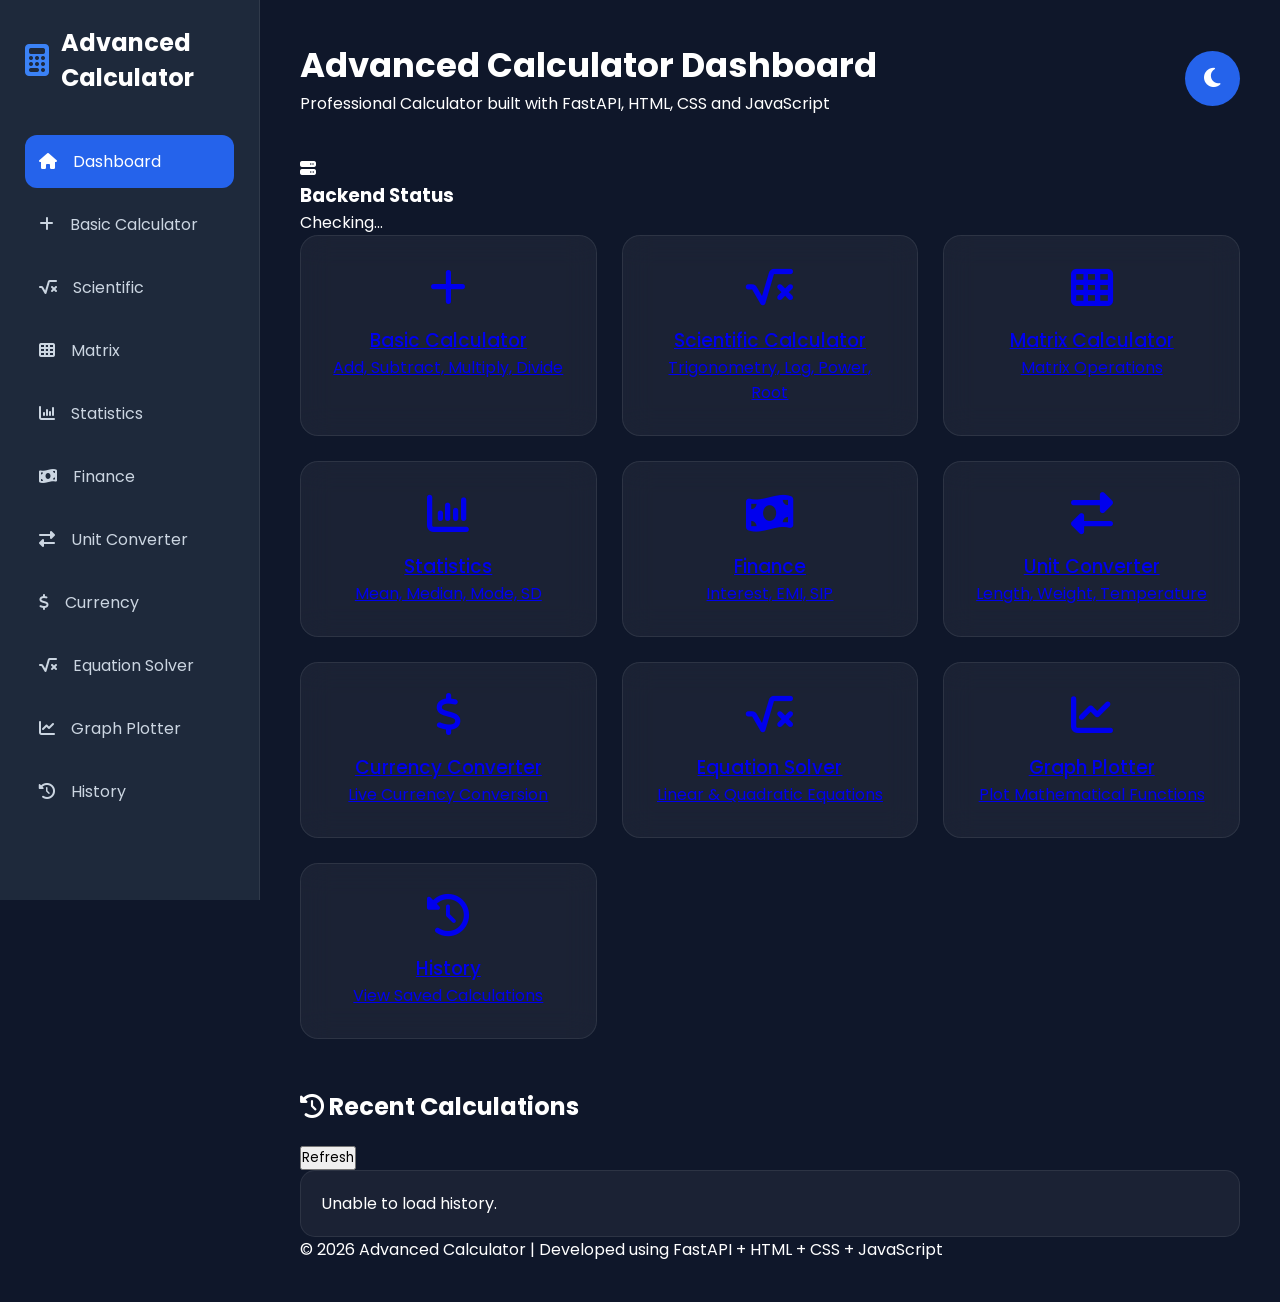
<file: frontend/index.html>
<!DOCTYPE html>
<html lang="en">

<head>

    <meta charset="UTF-8">

    <meta name="viewport"
          content="width=device-width, initial-scale=1.0">

    <title>Advanced Calculator</title>

    <link rel="stylesheet" href="style.css">

    <link rel="preconnect" href="https://fonts.googleapis.com">

    <link rel="preconnect" href="https://fonts.gstatic.com" crossorigin>

    <link href="https://fonts.googleapis.com/css2?family=Poppins:wght@300;400;500;600;700&display=swap" rel="stylesheet">

    <link rel="stylesheet"
          href="https://cdnjs.cloudflare.com/ajax/libs/font-awesome/6.7.2/css/all.min.css">

</head>

<body>

<div class="container">

    <!-- Sidebar -->

    <aside class="sidebar">

        <div class="logo">

            <i class="fa-solid fa-calculator"></i>

            <h2>Advanced Calculator</h2>

        </div>

        <nav>

            <a href="index.html" class="active">

                <i class="fa-solid fa-house"></i>

                Dashboard

            </a>

            <a href="pages/basic.html">

                <i class="fa-solid fa-plus"></i>

                Basic Calculator

            </a>

            <a href="pages/scientific.html">

                <i class="fa-solid fa-square-root-variable"></i>

                Scientific

            </a>

            <a href="pages/matrix.html">

                <i class="fa-solid fa-table-cells"></i>

                Matrix

            </a>

            <a href="pages/statistics.html">

                <i class="fa-solid fa-chart-column"></i>

                Statistics

            </a>

            <a href="pages/finance.html">

                <i class="fa-solid fa-money-bill-wave"></i>

                Finance

            </a>

            <a href="pages/converter.html">

                <i class="fa-solid fa-right-left"></i>

                Unit Converter

            </a>

            <a href="pages/currency.html">

                <i class="fa-solid fa-dollar-sign"></i>

                Currency

            </a>

            <a href="pages/equation.html">

                <i class="fa-solid fa-square-root-alt"></i>

                Equation Solver

            </a>

            <a href="pages/graph.html">

                <i class="fa-solid fa-chart-line"></i>

                Graph Plotter

            </a>

            <a href="pages/history.html">

                <i class="fa-solid fa-clock-rotate-left"></i>

                History

            </a>

        </nav>

    </aside>

    <!-- Main Content -->

    <main class="main">

        <!-- Header -->

        <header>

            <div>

                <h1>Advanced Calculator Dashboard</h1>

                <p>Professional Calculator built with FastAPI, HTML, CSS and JavaScript</p>

            </div>

            <div class="header-right">

                <button id="themeButton">

                    <i class="fa-solid fa-moon"></i>

                </button>

            </div>

        </header>

        <!-- API Status -->

        <section class="status">

            <div class="status-card">

                <i class="fa-solid fa-server"></i>

                <div>

                    <h3>Backend Status</h3>

                    <p id="apiStatus">

                        Checking...

                    </p>

                </div>

            </div>

        </section>

        <!-- Dashboard Cards -->

        <section class="cards">

            <a href="pages/basic.html" class="card">

                <i class="fa-solid fa-plus"></i>

                <h3>Basic Calculator</h3>

                <p>Add, Subtract, Multiply, Divide</p>

            </a>

            <a href="pages/scientific.html" class="card">

                <i class="fa-solid fa-square-root-variable"></i>

                <h3>Scientific Calculator</h3>

                <p>Trigonometry, Log, Power, Root</p>

            </a>

            <a href="pages/matrix.html" class="card">

                <i class="fa-solid fa-table-cells"></i>

                <h3>Matrix Calculator</h3>

                <p>Matrix Operations</p>

            </a>

            <a href="pages/statistics.html" class="card">

                <i class="fa-solid fa-chart-column"></i>

                <h3>Statistics</h3>

                <p>Mean, Median, Mode, SD</p>

            </a>

            <a href="pages/finance.html" class="card">

                <i class="fa-solid fa-money-bill-wave"></i>

                <h3>Finance</h3>

                <p>Interest, EMI, SIP</p>

            </a>

            <a href="pages/converter.html" class="card">

                <i class="fa-solid fa-right-left"></i>

                <h3>Unit Converter</h3>

                <p>Length, Weight, Temperature</p>

            </a>

            <a href="pages/currency.html" class="card">

                <i class="fa-solid fa-dollar-sign"></i>

                <h3>Currency Converter</h3>

                <p>Live Currency Conversion</p>

            </a>

            <a href="pages/equation.html" class="card">

                <i class="fa-solid fa-square-root-alt"></i>

                <h3>Equation Solver</h3>

                <p>Linear & Quadratic Equations</p>

            </a>

            <a href="pages/graph.html" class="card">

                <i class="fa-solid fa-chart-line"></i>

                <h3>Graph Plotter</h3>

                <p>Plot Mathematical Functions</p>

            </a>

            <a href="pages/history.html" class="card">

                <i class="fa-solid fa-clock-rotate-left"></i>

                <h3>History</h3>

                <p>View Saved Calculations</p>

            </a>

        </section>

        <!-- Recent History -->

        <section class="history">

            <div class="history-header">

                <h2>

                    <i class="fa-solid fa-clock-rotate-left"></i>

                    Recent Calculations

                </h2>

                <button onclick="loadHistory()">

                    Refresh

                </button>

            </div>

            <div id="historyContainer">

                Loading...

            </div>

        </section>

        <!-- Footer -->

        <footer>

            <p>

                © 2026 Advanced Calculator |
                Developed using FastAPI + HTML + CSS + JavaScript

            </p>

        </footer>

    </main>

</div>

<script src="script.js"></script>

</body>

</html>
</file>
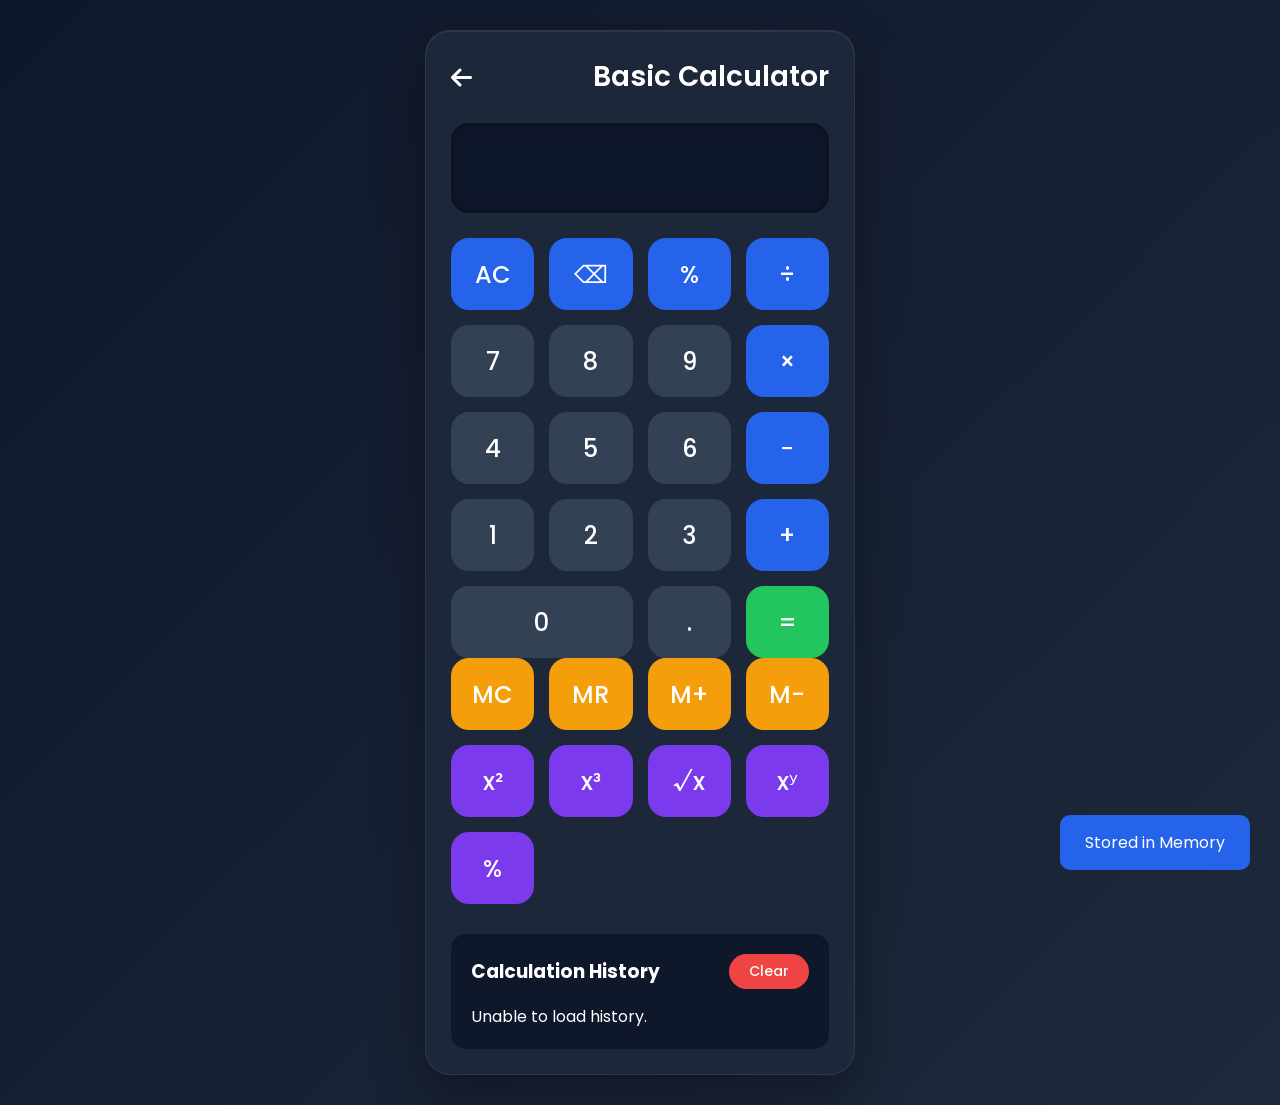
<file: frontend/pages/basic.html>
<!DOCTYPE html>
<html lang="en">

<head>

    <meta charset="UTF-8">

    <meta name="viewport"
          content="width=device-width, initial-scale=1.0">

    <title>Basic Calculator</title>

    <link rel="stylesheet" href="../css/calculator.css">

    <link rel="preconnect" href="https://fonts.googleapis.com">

    <link rel="preconnect" href="https://fonts.gstatic.com" crossorigin>

    <link href="https://fonts.googleapis.com/css2?family=Poppins:wght@300;400;600&display=swap" rel="stylesheet">

    <link rel="stylesheet"
          href="https://cdnjs.cloudflare.com/ajax/libs/font-awesome/6.7.2/css/all.min.css">

</head>

<body>
    <div id="toast"></div>
<div class="calculator-container">

    <div class="calculator">

        <div class="title">

            <a href="../index.html">

                <i class="fa-solid fa-arrow-left"></i>

            </a>

            <h2>Basic Calculator</h2>

        </div>

        <div class="display">

            <input
                type="text"
                id="display"
                readonly>

        </div>

        <div class="buttons">

            <button onclick="clearDisplay()" class="operator">AC</button>

            <button onclick="deleteLast()" class="operator">⌫</button>

            <button onclick="append('%')" class="operator">%</button>

            <button onclick="append('/')" class="operator">÷</button>

            <button onclick="append('7')">7</button>

            <button onclick="append('8')">8</button>

            <button onclick="append('9')">9</button>

            <button onclick="append('*')" class="operator">×</button>

            <button onclick="append('4')">4</button>

            <button onclick="append('5')">5</button>

            <button onclick="append('6')">6</button>

            <button onclick="append('-')" class="operator">−</button>

            <button onclick="append('1')">1</button>

            <button onclick="append('2')">2</button>

            <button onclick="append('3')">3</button>

            <button onclick="append('+')" class="operator">+</button>

            <button onclick="append('0')" class="zero">0</button>

            <button onclick="append('.')">.</button>

            <button onclick="calculate()" class="equal">=</button>

        </div>
<div class="buttons">

    <button class="memory" onclick="memoryClear()">MC</button>

    <button class="memory" onclick="memoryRecall()">MR</button>

    <button class="memory" onclick="memoryAdd()">M+</button>

    <button class="memory" onclick="memorySubtract()">M-</button>

    <button class="scientific" onclick="square()">x²</button>

    <button class="scientific" onclick="cube()">x³</button>

    <button class="scientific" onclick="sqrt()">√x</button>

    <button class="scientific" onclick="power()">xʸ</button>

    <button class="scientific" onclick="percentage()">%</button>

</div>
<div class="history-panel">

    <div class="history-header">

        <h3>Calculation History</h3>

        <button onclick="clearHistory()">
            Clear
        </button>

    </div>

    <div id="historyList">

        <p>No calculations yet.</p>

    </div>

</div>
    </div>

</div>

<script src="../js/basic.js"></script>

</body>

</html>
</file>
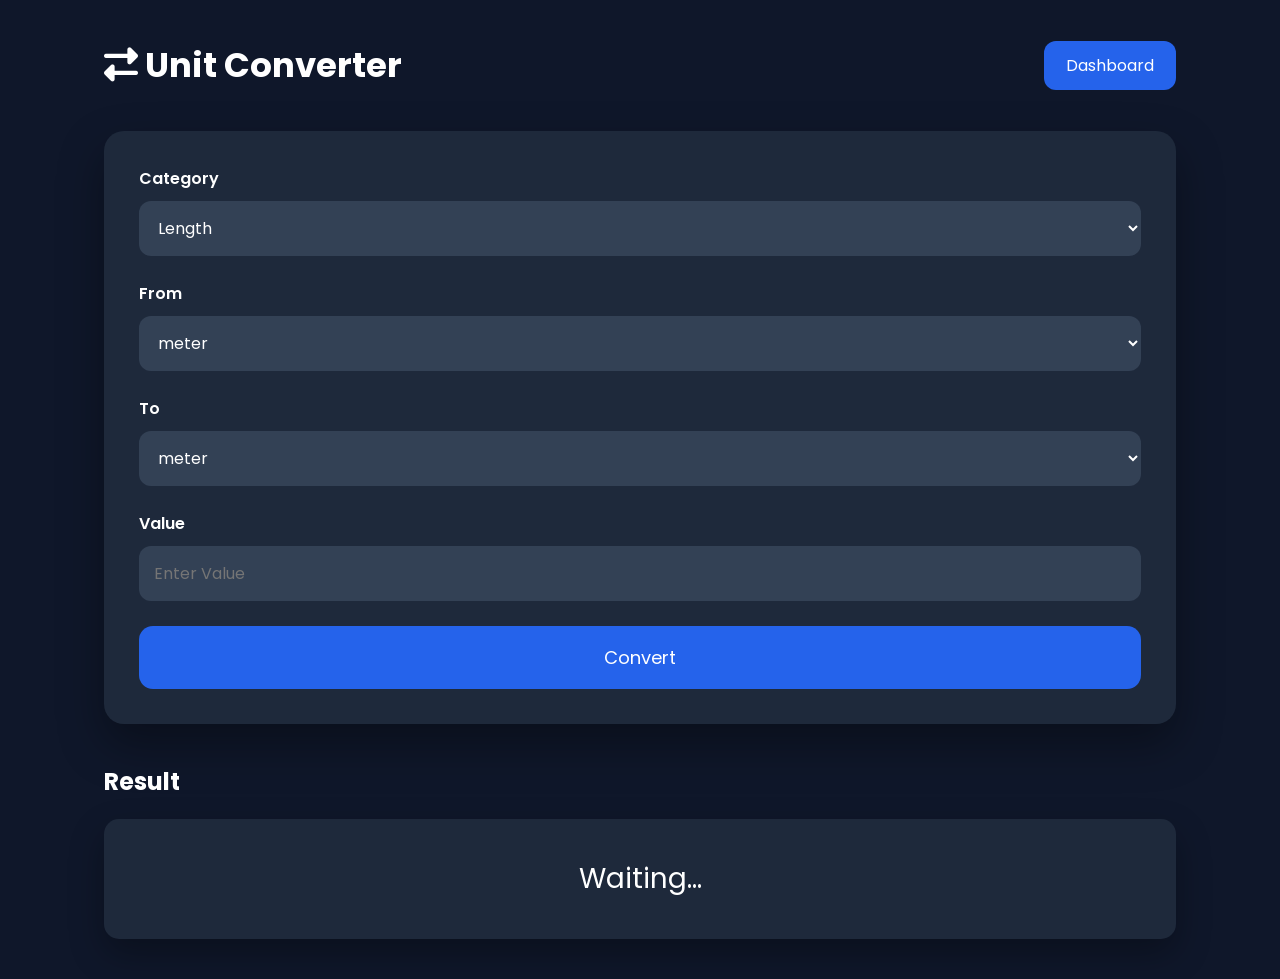
<file: frontend/pages/converter.html>
<!DOCTYPE html>
<html lang="en">

<head>

<meta charset="UTF-8">

<meta name="viewport"
content="width=device-width, initial-scale=1.0">

<title>Unit Converter</title>

<link rel="stylesheet"
href="../css/converter.css">

<link rel="stylesheet"
href="https://cdnjs.cloudflare.com/ajax/libs/font-awesome/6.7.2/css/all.min.css">

<link href="https://fonts.googleapis.com/css2?family=Poppins:wght@300;400;500;600&display=swap"
rel="stylesheet">

</head>

<body>

<div class="container">

<header>

<h1>

<i class="fa-solid fa-right-left"></i>

Unit Converter

</h1>

<a href="../index.html">

Dashboard

</a>

</header>

<div class="card">

<div class="group">

<label>Category</label>

<select id="category">

<option value="length">Length</option>

<option value="weight">Weight</option>

<option value="temperature">Temperature</option>

<option value="area">Area</option>

<option value="volume">Volume</option>

<option value="time">Time</option>

<option value="speed">Speed</option>

<option value="energy">Energy</option>

<option value="storage">Data Storage</option>

</select>

</div>

<div class="group">

<label>From</label>

<select id="fromUnit">

</select>

</div>

<div class="group">

<label>To</label>

<select id="toUnit">

</select>

</div>

<div class="group">

<label>Value</label>

<input
type="number"
id="value"
placeholder="Enter Value">

</div>

<button onclick="convertUnit()">

Convert

</button>

</div>

<div class="result">

<h2>

Result

</h2>

<div id="resultBox">

Waiting...

</div>

</div>

</div>

<script src="../js/converter.js"></script>

</body>

</html>
</file>
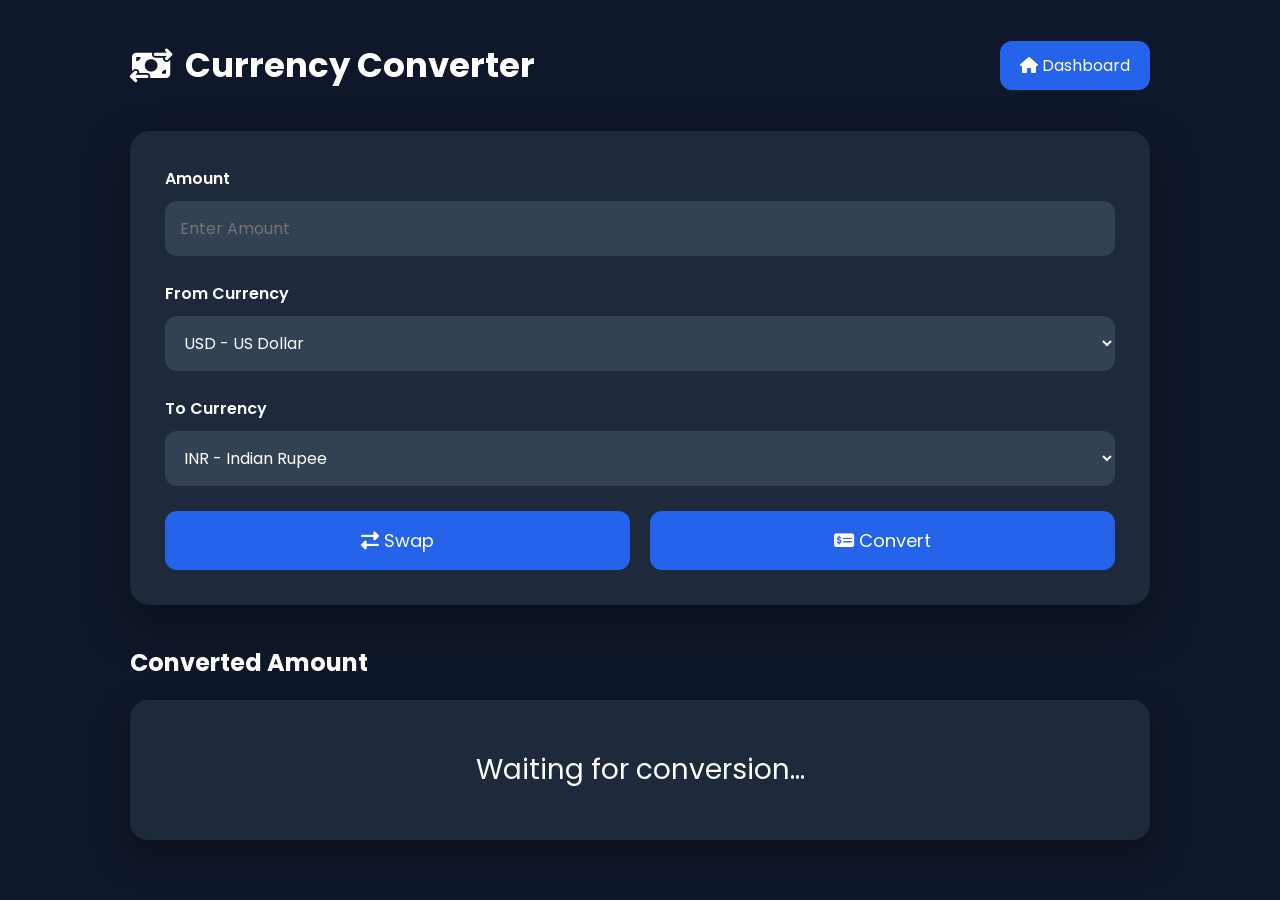
<file: frontend/pages/currency.html>
<!DOCTYPE html>
<html lang="en">

<head>

<meta charset="UTF-8">

<meta name="viewport" content="width=device-width, initial-scale=1.0">

<title>Currency Converter</title>

<link rel="stylesheet" href="../css/currency.css">

<link rel="stylesheet"
href="https://cdnjs.cloudflare.com/ajax/libs/font-awesome/6.7.2/css/all.min.css">

<link href="https://fonts.googleapis.com/css2?family=Poppins:wght@300;400;500;600&display=swap"
rel="stylesheet">

</head>

<body>

<div class="container">

<header>

<h1>

<i class="fa-solid fa-money-bill-transfer"></i>

Currency Converter

</h1>

<a href="../index.html">

<i class="fa-solid fa-house"></i>

Dashboard

</a>

</header>

<div class="card">

<div class="group">

<label>Amount</label>

<input
type="number"
id="amount"
placeholder="Enter Amount">

</div>

<div class="group">

<label>From Currency</label>

<select id="fromCurrency">

<option value="USD">USD - US Dollar</option>
<option value="EUR">EUR - Euro</option>
<option value="GBP">GBP - British Pound</option>
<option value="INR">INR - Indian Rupee</option>
<option value="JPY">JPY - Japanese Yen</option>
<option value="AUD">AUD - Australian Dollar</option>
<option value="CAD">CAD - Canadian Dollar</option>
<option value="SGD">SGD - Singapore Dollar</option>

</select>

</div>

<div class="group">

<label>To Currency</label>

<select id="toCurrency">

<option value="INR">INR - Indian Rupee</option>
<option value="USD">USD - US Dollar</option>
<option value="EUR">EUR - Euro</option>
<option value="GBP">GBP - British Pound</option>
<option value="JPY">JPY - Japanese Yen</option>
<option value="AUD">AUD - Australian Dollar</option>
<option value="CAD">CAD - Canadian Dollar</option>
<option value="SGD">SGD - Singapore Dollar</option>

</select>

</div>

<div class="buttons">

<button onclick="swapCurrencies()">

<i class="fa-solid fa-right-left"></i>

Swap

</button>

<button onclick="convertCurrency()">

<i class="fa-solid fa-money-check-dollar"></i>

Convert

</button>

</div>

</div>

<div class="result">

<h2>

Converted Amount

</h2>

<div id="resultBox">

Waiting for conversion...

</div>

</div>

</div>

<script src="../js/currency.js"></script>

</body>

</html>
</file>
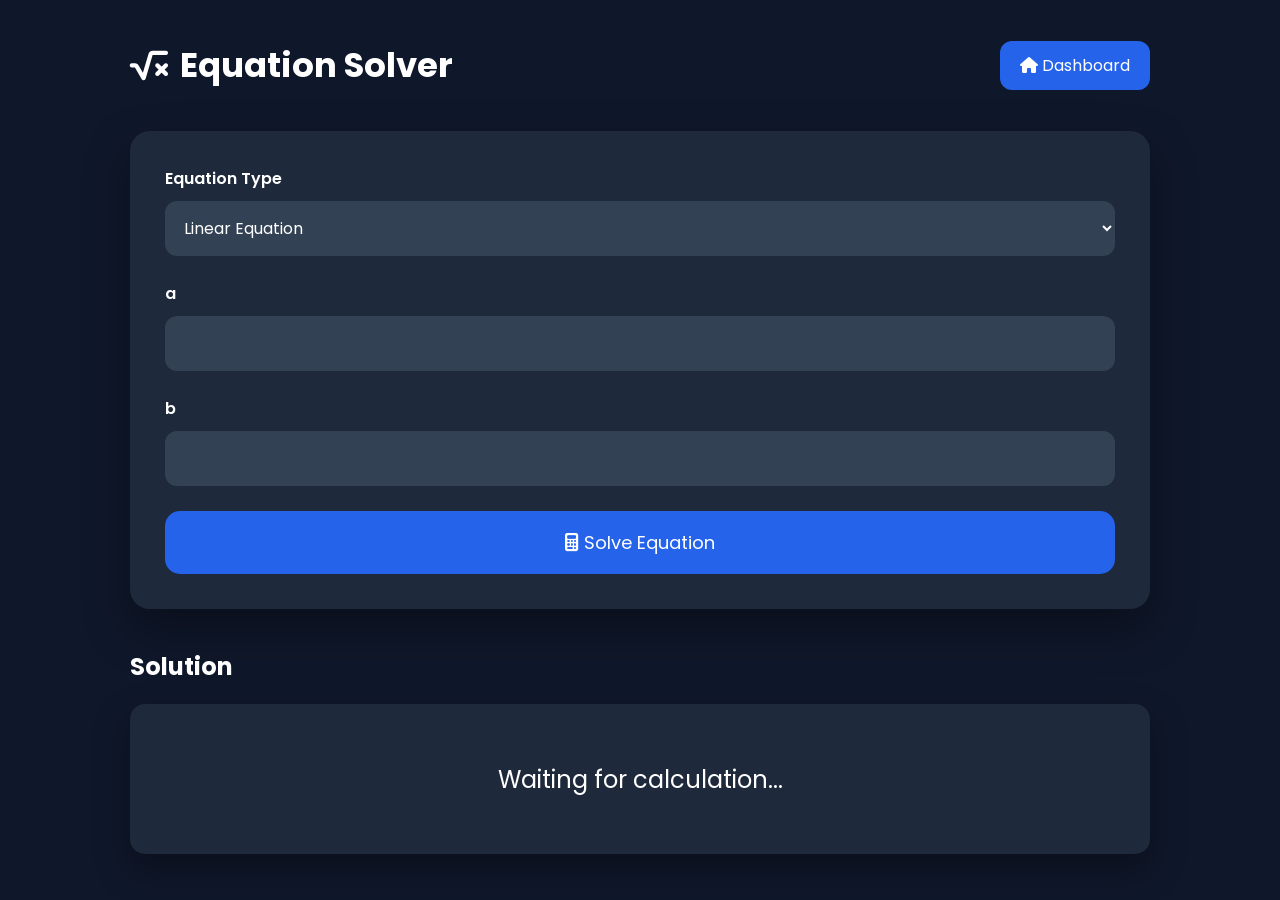
<file: frontend/pages/equation.html>
<!DOCTYPE html>
<html lang="en">

<head>

<meta charset="UTF-8">

<meta name="viewport" content="width=device-width, initial-scale=1.0">

<title>Equation Solver</title>

<link rel="stylesheet" href="../css/equation.css">

<link rel="preconnect" href="https://fonts.googleapis.com">

<link rel="preconnect" href="https://fonts.gstatic.com" crossorigin>

<link href="https://fonts.googleapis.com/css2?family=Poppins:wght@300;400;500;600;700&display=swap" rel="stylesheet">

<link rel="stylesheet"
href="https://cdnjs.cloudflare.com/ajax/libs/font-awesome/6.7.2/css/all.min.css">

</head>

<body>

<div class="container">

<header>

<h1>

<i class="fa-solid fa-square-root-variable"></i>

Equation Solver

</h1>

<a href="../index.html">

<i class="fa-solid fa-house"></i>

Dashboard

</a>

</header>

<div class="card">

<div class="group">

<label>Equation Type</label>

<select id="equationType">

<option value="linear">Linear Equation</option>

<option value="quadratic">Quadratic Equation</option>

<option value="polynomial">Polynomial Equation</option>

<option value="simultaneous">Simultaneous Equation</option>

</select>

</div>

<div id="dynamicInputs">

<div class="group">

<label>a</label>

<input
type="number"
id="a"
placeholder="Coefficient a">

</div>

<div class="group">

<label>b</label>

<input
type="number"
id="b"
placeholder="Coefficient b">

</div>

<div class="group">

<label>c</label>

<input
type="number"
id="c"
placeholder="Coefficient c">

</div>

</div>

<button onclick="solveEquation()">

<i class="fa-solid fa-calculator"></i>

Solve Equation

</button>

</div>

<div class="result">

<h2>

Solution

</h2>

<div id="resultBox">

Waiting for calculation...

</div>

</div>

</div>

<script src="../js/equation.js"></script>

</body>

</html>
</file>
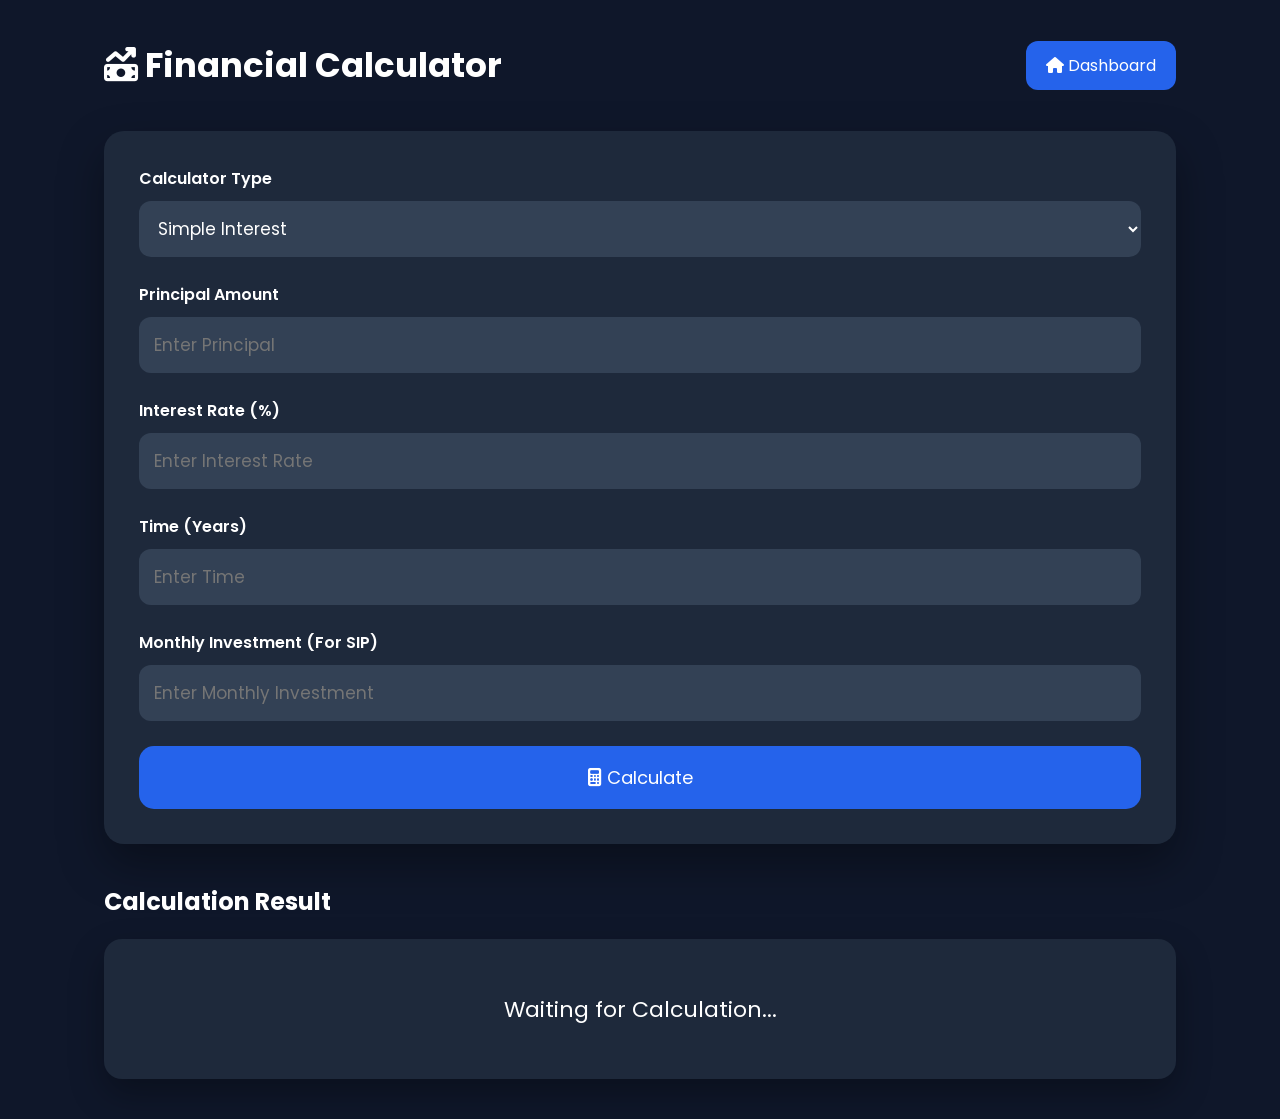
<file: frontend/pages/finance.html>
<!DOCTYPE html>
<html lang="en">

<head>

<meta charset="UTF-8">

<meta name="viewport"
content="width=device-width, initial-scale=1.0">

<title>Financial Calculator</title>

<link rel="stylesheet"
href="../css/finance.css">

<link rel="stylesheet"
href="https://cdnjs.cloudflare.com/ajax/libs/font-awesome/6.7.2/css/all.min.css">

<link href="https://fonts.googleapis.com/css2?family=Poppins:wght@300;400;500;600&display=swap"
rel="stylesheet">

</head>

<body>

<div class="container">

<header>

<h1>

<i class="fa-solid fa-money-bill-trend-up"></i>

Financial Calculator

</h1>

<a href="../index.html">

<i class="fa-solid fa-house"></i>

Dashboard

</a>

</header>

<div class="card">

<div class="input-group">

<label>Calculator Type</label>

<select id="calculatorType">

<option value="simple_interest">Simple Interest</option>

<option value="compound_interest">Compound Interest</option>

<option value="emi">EMI Calculator</option>

<option value="loan">Loan Calculator</option>

<option value="sip">SIP Calculator</option>

<option value="fd">Fixed Deposit</option>

<option value="roi">ROI Calculator</option>

<option value="cagr">CAGR Calculator</option>

</select>

</div>

<div class="input-group">

<label>Principal Amount</label>

<input
type="number"
id="principal"
placeholder="Enter Principal">

</div>

<div class="input-group">

<label>Interest Rate (%)</label>

<input
type="number"
id="rate"
placeholder="Enter Interest Rate">

</div>

<div class="input-group">

<label>Time (Years)</label>

<input
type="number"
id="time"
placeholder="Enter Time">

</div>

<div class="input-group">

<label>Monthly Investment (For SIP)</label>

<input
type="number"
id="monthlyInvestment"
placeholder="Enter Monthly Investment">

</div>

<button onclick="calculateFinance()">

<i class="fa-solid fa-calculator"></i>

Calculate

</button>

</div>

<div class="result">

<h2>

Calculation Result

</h2>

<div id="resultBox">

Waiting for Calculation...

</div>

</div>

</div>

<script src="../js/finance.js"></script>

</body>

</html>
</file>
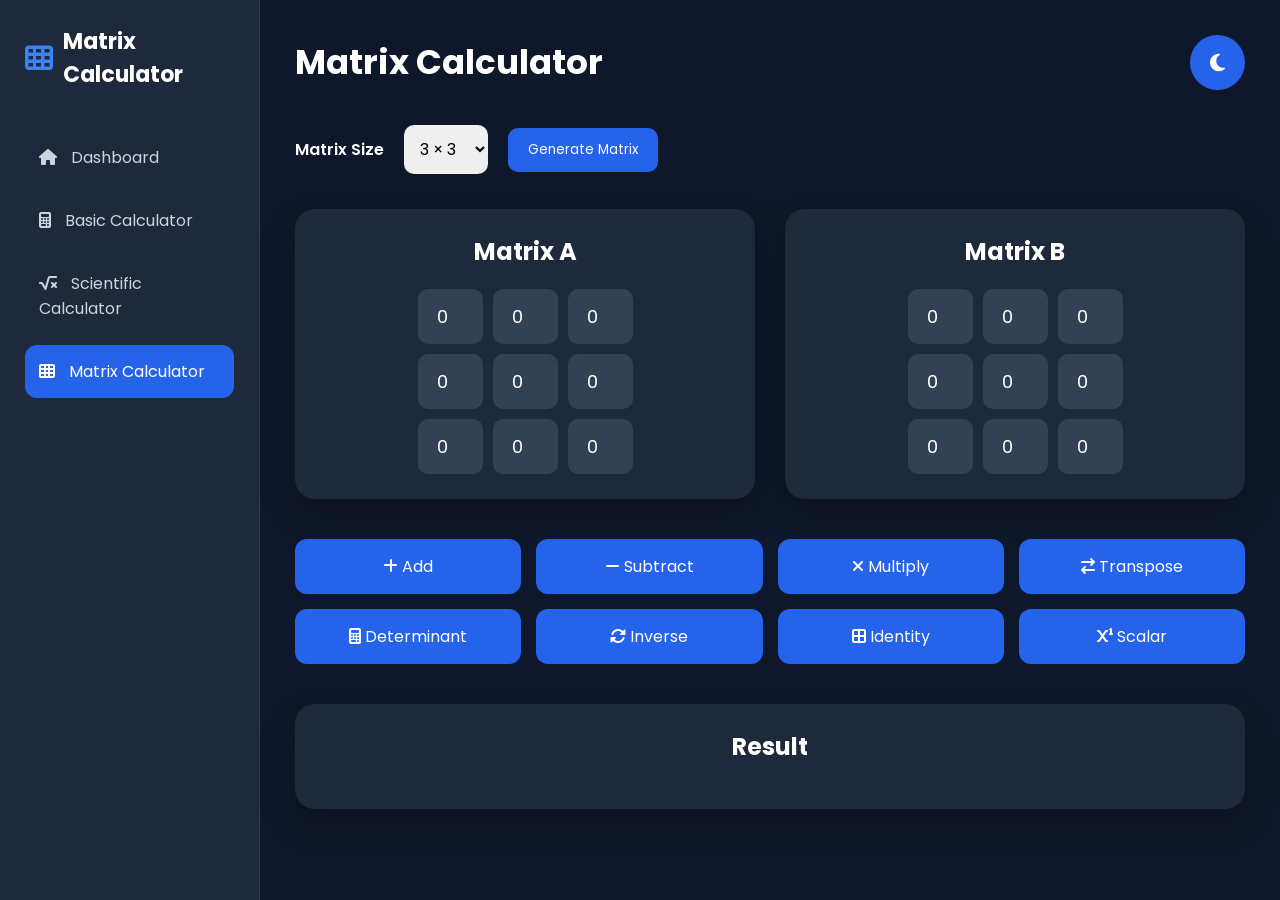
<file: frontend/pages/matrix.html>
<!DOCTYPE html>
<html lang="en">

<head>

    <meta charset="UTF-8">

    <meta name="viewport" content="width=device-width, initial-scale=1.0">

    <title>Matrix Calculator</title>

    <link rel="stylesheet" href="../css/matrix.css">

    <link rel="preconnect" href="https://fonts.googleapis.com">

    <link rel="preconnect" href="https://fonts.gstatic.com" crossorigin>

    <link href="https://fonts.googleapis.com/css2?family=Poppins:wght@300;400;500;600;700&display=swap" rel="stylesheet">

    <link rel="stylesheet"
          href="https://cdnjs.cloudflare.com/ajax/libs/font-awesome/6.7.2/css/all.min.css">

</head>

<body>

<div class="container">

    <!-- Sidebar -->

    <aside class="sidebar">

        <div class="logo">

            <i class="fa-solid fa-table-cells"></i>

            <h2>Matrix Calculator</h2>

        </div>

        <nav>

            <a href="../index.html">

                <i class="fa-solid fa-house"></i>

                Dashboard

            </a>

            <a href="basic.html">

                <i class="fa-solid fa-calculator"></i>

                Basic Calculator

            </a>

            <a href="scientific.html">

                <i class="fa-solid fa-square-root-variable"></i>

                Scientific Calculator

            </a>

            <a href="matrix.html" class="active">

                <i class="fa-solid fa-table-cells"></i>

                Matrix Calculator

            </a>

        </nav>

    </aside>

    <!-- Main -->

    <main class="main">

        <header>

            <h1>Matrix Calculator</h1>

            <button id="themeButton">

                <i class="fa-solid fa-moon"></i>

            </button>

        </header>

        <!-- Controls -->

        <section class="controls">

            <label>Matrix Size</label>

            <select id="matrixSize">

                <option value="2">2 × 2</option>

                <option value="3" selected>3 × 3</option>

                <option value="4">4 × 4</option>

                <option value="5">5 × 5</option>

            </select>

            <button id="generateBtn">

                Generate Matrix

            </button>

        </section>

        <!-- Matrices -->

        <section class="matrix-section">

            <!-- Matrix A -->

            <div class="matrix-card">

                <h2>

                    Matrix A

                </h2>

                <div id="matrixA"
                     class="matrix-grid">

                </div>

            </div>

            <!-- Matrix B -->

            <div class="matrix-card">

                <h2>

                    Matrix B

                </h2>

                <div id="matrixB"
                     class="matrix-grid">

                </div>

            </div>

        </section>

        <!-- Operations -->

        <section class="operations">

            <button onclick="addMatrix()">

                <i class="fa-solid fa-plus"></i>

                Add

            </button>

            <button onclick="subtractMatrix()">

                <i class="fa-solid fa-minus"></i>

                Subtract

            </button>

            <button onclick="multiplyMatrix()">

                <i class="fa-solid fa-xmark"></i>

                Multiply

            </button>

            <button onclick="transposeMatrix()">

                <i class="fa-solid fa-arrow-right-arrow-left"></i>

                Transpose

            </button>

            <button onclick="determinantMatrix()">

                <i class="fa-solid fa-calculator"></i>

                Determinant

            </button>

            <button onclick="inverseMatrix()">

                <i class="fa-solid fa-rotate"></i>

                Inverse

            </button>

            <button onclick="identityMatrix()">

                <i class="fa-solid fa-border-all"></i>

                Identity

            </button>

            <button onclick="scalarMultiply()">

                <i class="fa-solid fa-superscript"></i>

                Scalar

            </button>

        </section>

        <!-- Result -->

        <section class="result-card">

            <h2>

                Result

            </h2>

            <div id="resultMatrix"
                 class="matrix-grid">

            </div>

        </section>

    </main>

</div>

<script src="../js/matrix.js"></script>

</body>

</html>
</file>
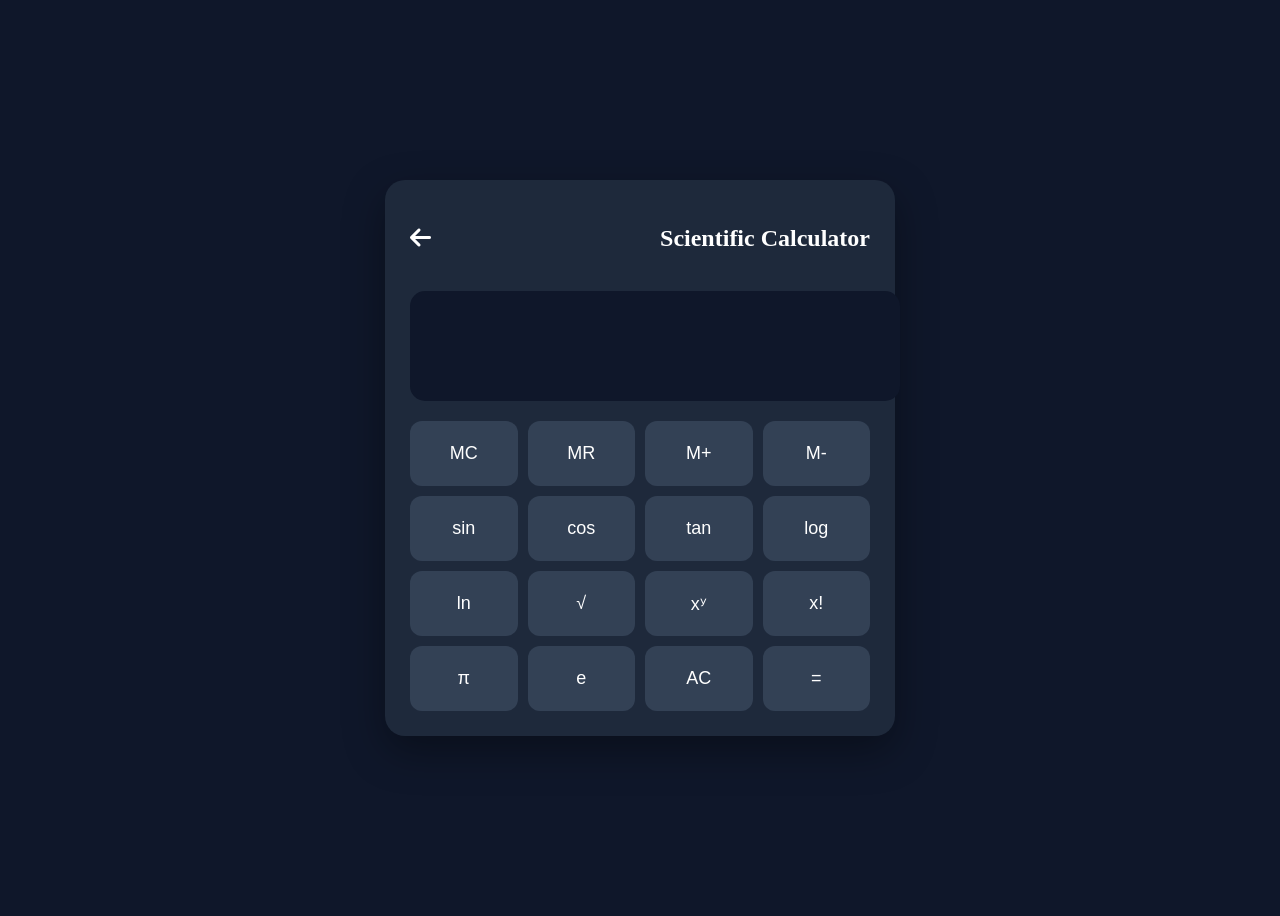
<file: frontend/pages/scientific.html>
<!DOCTYPE html>
<html lang="en">

<head>

<meta charset="UTF-8">

<meta name="viewport"
      content="width=device-width, initial-scale=1.0">

<title>Scientific Calculator</title>

<link rel="stylesheet"
      href="../css/scientific.css">

<link rel="stylesheet"
href="https://cdnjs.cloudflare.com/ajax/libs/font-awesome/6.7.2/css/all.min.css">

</head>

<body>

<div class="calculator">

<div class="top">

<a href="../index.html">

<i class="fa-solid fa-arrow-left"></i>

</a>

<h2>Scientific Calculator</h2>

</div>

<input
type="text"
id="display"
readonly>

<div class="buttons">

<button onclick="memoryClear()">MC</button>

<button onclick="memoryRecall()">MR</button>

<button onclick="memoryAdd()">M+</button>

<button onclick="memorySubtract()">M-</button>

<button onclick="sin()">sin</button>

<button onclick="cos()">cos</button>

<button onclick="tan()">tan</button>

<button onclick="log10()">log</button>

<button onclick="ln()">ln</button>

<button onclick="sqrt()">√</button>

<button onclick="power()">xʸ</button>

<button onclick="factorial()">x!</button>

<button onclick="pi()">π</button>

<button onclick="euler()">e</button>

<button onclick="clearDisplay()">AC</button>

<button onclick="calculate()">=</button>

</div>

</div>

<script src="../js/scientific.js"></script>

</body>

</html>
</file>
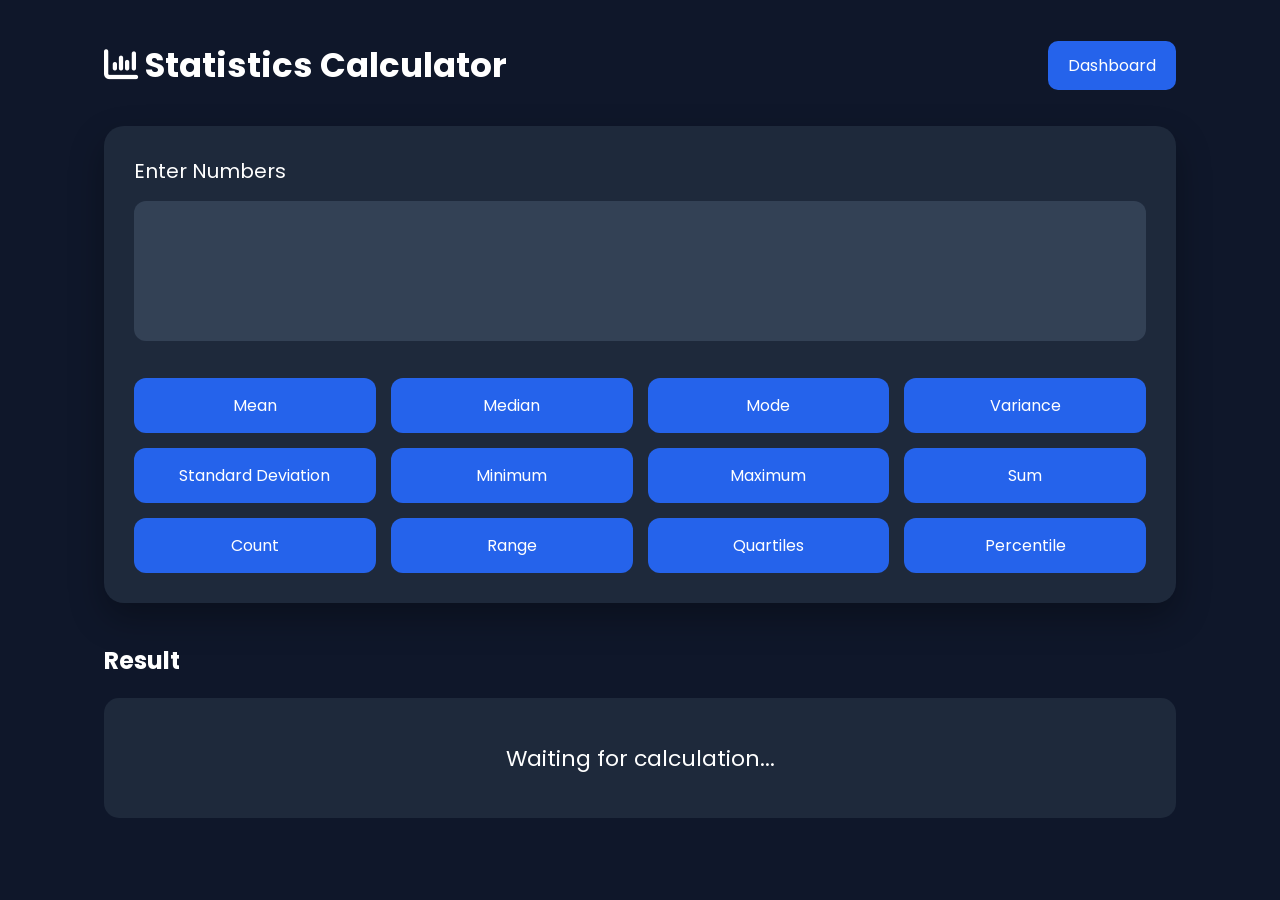
<file: frontend/pages/statistics.html>
<!DOCTYPE html>
<html lang="en">

<head>

<meta charset="UTF-8">

<meta name="viewport"
content="width=device-width, initial-scale=1.0">

<title>Statistics Calculator</title>

<link rel="stylesheet"
href="../css/statistics.css">

<link rel="stylesheet"
href="https://cdnjs.cloudflare.com/ajax/libs/font-awesome/6.7.2/css/all.min.css">

<link href="https://fonts.googleapis.com/css2?family=Poppins:wght@300;400;500;600&display=swap"
rel="stylesheet">

</head>

<body>

<div class="container">

    <header>

        <h1>

            <i class="fa-solid fa-chart-column"></i>

            Statistics Calculator

        </h1>

        <a href="../index.html">

            Dashboard

        </a>

    </header>

    <div class="card">

        <label>

            Enter Numbers

        </label>

        <textarea
        id="numbers"
        placeholder="Example:
12,15,18,20,25">

        </textarea>

        <div class="buttons">

            <button onclick="mean()">

                Mean

            </button>

            <button onclick="median()">

                Median

            </button>

            <button onclick="mode()">

                Mode

            </button>

            <button onclick="variance()">

                Variance

            </button>

            <button onclick="stdDeviation()">

                Standard Deviation

            </button>

            <button onclick="minimum()">

                Minimum

            </button>

            <button onclick="maximum()">

                Maximum

            </button>

            <button onclick="sum()">

                Sum

            </button>

            <button onclick="count()">

                Count

            </button>

            <button onclick="range()">

                Range

            </button>

            <button onclick="quartiles()">

                Quartiles

            </button>

            <button onclick="percentile()">

                Percentile

            </button>

        </div>

    </div>

    <div class="result">

        <h2>

            Result

        </h2>

        <div id="resultBox">

            Waiting for calculation...

        </div>

    </div>

</div>

<script src="../js/statistics.js"></script>

</body>

</html>
</file>
<file: frontend/style.css>
/* ==========================================
   Advanced Calculator Dashboard
   ========================================== */

*{
    margin:0;
    padding:0;
    box-sizing:border-box;
    font-family:'Poppins',sans-serif;
}

body{

    background:#0f172a;
    color:white;

}

.container{

    display:flex;
    min-height:100vh;

}

/* ==========================================
   Sidebar
   ========================================== */

 .sidebar{

    width:260px;

    background:#1e293b;

    padding:25px;

    position:fixed;

    height:100vh;

    border-right:1px solid rgba(255,255,255,.08);

}

.logo{

    display:flex;

    align-items:center;

    gap:12px;

    margin-bottom:40px;

}

.logo i{

    font-size:32px;

    color:#3b82f6;

}

.logo h2{

    font-size:24px;

}

.sidebar nav{

    display:flex;

    flex-direction:column;

}

.sidebar nav a{

    color:#cbd5e1;

    text-decoration:none;

    padding:14px;

    border-radius:12px;

    margin-bottom:10px;

    transition:.3s;

}

.sidebar nav a:hover{

    background:#2563eb;

    color:white;

}

.sidebar nav a.active{

    background:#2563eb;

    color:white;

}

.sidebar nav i{

    margin-right:12px;

}

/* ==========================================
   Main Content
   ========================================== */

.main{

    margin-left:260px;

    width:100%;

    padding:40px;

}

header{

    display:flex;

    justify-content:space-between;

    align-items:center;

    margin-bottom:40px;

}

header h1{

    font-size:34px;

}

header button{

    width:55px;

    height:55px;

    border:none;

    border-radius:50%;

    cursor:pointer;

    background:#2563eb;

    color:white;

    font-size:22px;

    transition:.3s;

}

header button:hover{

    transform:rotate(180deg);

}

/* ==========================================
   Dashboard Cards
   ========================================== */

.cards{

    display:grid;

    grid-template-columns:repeat(auto-fit,minmax(220px,1fr));

    gap:25px;

}

.card{

    background:rgba(255,255,255,.05);

    backdrop-filter:blur(15px);

    border:1px solid rgba(255,255,255,.08);

    border-radius:18px;

    padding:30px;

    text-align:center;

    cursor:pointer;

    transition:.35s;

}

.card:hover{

    transform:translateY(-10px);

    background:#2563eb;

}

.card i{

    font-size:42px;

    margin-bottom:18px;

}

.card h3{

    font-weight:500;

}

/* ==========================================
   History
   ========================================== */

.history{

    margin-top:50px;

}

.history h2{

    margin-bottom:20px;

}

#historyContainer{

    background:rgba(255,255,255,.05);

    border-radius:15px;

    padding:20px;

    border:1px solid rgba(255,255,255,.08);

}

/* ==========================================
   Scrollbar
   ========================================== */

::-webkit-scrollbar{

    width:8px;

}

::-webkit-scrollbar-thumb{

    background:#3b82f6;

    border-radius:20px;

}

/* ==========================================
   Responsive
   ========================================== */

@media(max-width:900px){

.sidebar{

    width:90px;

}

.logo h2{

    display:none;

}

.sidebar nav a{

    text-align:center;

}

.sidebar nav a i{

    margin-right:0;

}

.sidebar nav a{

    font-size:0;

}

.sidebar nav a i{

    font-size:20px;

}

.main{

    margin-left:90px;

}

}

@media(max-width:650px){

.cards{

    grid-template-columns:1fr;

}

header{

    flex-direction:column;

    gap:20px;

}

}
/* ==========================================
   Light Theme
   ========================================== */

body.light-mode{

    background:#f8fafc;

    color:#1e293b;

}

body.light-mode .sidebar{

    background:white;

}

body.light-mode .card{

    background:white;

    color:#1e293b;

}

body.light-mode #historyContainer{

    background:white;

    color:#1e293b;

}

body.light-mode .sidebar a{

    color:#1e293b;

}

/* ==========================================
   History Item
   ========================================== */

.history-item{

    padding:15px;

    margin-bottom:12px;

    border-radius:10px;

    background:rgba(255,255,255,.05);

}
/* ==========================================
   Light Theme
   ========================================== */

body.light-mode{

    background:#f8fafc;

    color:#1e293b;

}

body.light-mode .sidebar{

    background:white;

}

body.light-mode .card{

    background:white;

    color:#1e293b;

}

body.light-mode #historyContainer{

    background:white;

    color:#1e293b;

}

body.light-mode .sidebar a{

    color:#1e293b;

}

/* ==========================================
   History Item
   ========================================== */

.history-item{

    padding:15px;

    margin-bottom:12px;

    border-radius:10px;

    background:rgba(255,255,255,.05);

}
</file>
<file: frontend/css/calculator.css>
/* ===================================================
   ADVANCED CALCULATOR
   Professional UI
=================================================== */

*{
    margin:0;
    padding:0;
    box-sizing:border-box;
    font-family:'Poppins',sans-serif;
}

body{

    min-height:100vh;

    display:flex;

    justify-content:center;

    align-items:center;

    background:linear-gradient(135deg,#0f172a,#1e293b);

    overflow:hidden;

}

/* ==========================
   Calculator Container
========================== */

.calculator-container{

    display:flex;

    justify-content:center;

    align-items:center;

    width:100%;

    padding:30px;

}

/* ==========================
   Calculator
========================== */

.calculator{

    width:430px;

    background:rgba(30,41,59,.95);

    border-radius:25px;

    padding:25px;

    backdrop-filter:blur(18px);

    border:1px solid rgba(255,255,255,.08);

    box-shadow:

        0 20px 50px rgba(0,0,0,.35),

        inset 0 1px 1px rgba(255,255,255,.08);

}

/* ==========================
   Header
========================== */

.title{

    display:flex;

    align-items:center;

    justify-content:space-between;

    margin-bottom:25px;

}

.title h2{

    color:white;

    font-size:28px;

    font-weight:600;

}

.title a{

    color:white;

    text-decoration:none;

    font-size:24px;

    transition:.3s;

}

.title a:hover{

    color:#3b82f6;

}

/* ==========================
   Display
========================== */

.display{

    margin-bottom:25px;

}

.display input{

    width:100%;

    height:90px;

    border:none;

    outline:none;

    background:#0f172a;

    color:white;

    border-radius:18px;

    padding:20px;

    font-size:40px;

    text-align:right;

    letter-spacing:1px;

    box-shadow:inset 0 0 10px rgba(0,0,0,.4);

}

/* ==========================
   Button Grid
========================== */

.buttons{

    display:grid;

    grid-template-columns:repeat(4,1fr);

    gap:15px;

}

/* ==========================
   Buttons
========================== */

button{

    height:72px;

    border:none;

    border-radius:18px;

    background:#334155;

    color:white;

    font-size:24px;

    cursor:pointer;

    transition:.25s;

    font-weight:500;

}

button:hover{

    transform:translateY(-3px);

    background:#3b82f6;

    box-shadow:0 10px 20px rgba(37,99,235,.35);

}

button:active{

    transform:scale(.96);

}

/* ==========================
   Operators
========================== */

.operator{

    background:#2563eb;

}

.operator:hover{

    background:#1d4ed8;

}

/* ==========================
   Equal Button
========================== */

.equal{

    background:#22c55e;

    color:white;

}

.equal:hover{

    background:#16a34a;

}

/* ==========================
   Clear Button
========================== */

.clear{

    background:#ef4444;

}

.clear:hover{

    background:#dc2626;

}

/* ==========================
   Zero Button
========================== */

.zero{

    grid-column:span 2;

}

/* ==========================
   Scientific Buttons
========================== */

.scientific{

    background:#7c3aed;

}

.scientific:hover{

    background:#6d28d9;

}

/* ==========================
   Memory Buttons
========================== */

.memory{

    background:#f59e0b;

}

.memory:hover{

    background:#d97706;

}

/* ==========================
   Theme Button
========================== */

.theme-btn{

    position:absolute;

    top:25px;

    right:25px;

    width:50px;

    height:50px;

    border-radius:50%;

}

/* ==========================
   History Panel
========================== */

.history{

    margin-top:30px;

    background:#0f172a;

    border-radius:15px;

    padding:20px;

    color:white;

    max-height:200px;

    overflow-y:auto;

}

.history h3{

    margin-bottom:15px;

}

.history-item{

    padding:12px;

    border-bottom:1px solid rgba(255,255,255,.08);

}

.history-item:last-child{

    border-bottom:none;

}

/* ==========================
   Scrollbar
========================== */

::-webkit-scrollbar{

    width:8px;

}

::-webkit-scrollbar-thumb{

    background:#3b82f6;

    border-radius:20px;

}

/* ==========================
   Light Theme
========================== */

body.light{

    background:#f1f5f9;

}

body.light .calculator{

    background:white;

}

body.light input{

    background:#f8fafc;

    color:#111827;

}

body.light h2{

    color:#111827;

}

body.light .history{

    background:#f8fafc;

    color:#111827;

}

/* ==========================
   Responsive
========================== */

@media(max-width:768px){

.calculator{

    width:100%;

}

.display input{

    font-size:30px;

}

button{

    height:65px;

    font-size:20px;

}

}

@media(max-width:480px){

.buttons{

    gap:10px;

}

button{

    height:60px;

}

.display input{

    height:75px;

    font-size:26px;

}

.title h2{

    font-size:22px;

}

}
/* =====================================
   History Panel
===================================== */

.history-panel{

    margin-top:30px;

    background:#0f172a;

    border-radius:15px;

    padding:20px;

    color:white;

    max-height:250px;

    overflow-y:auto;

}

.history-header{

    display:flex;

    justify-content:space-between;

    align-items:center;

    margin-bottom:15px;

}

.history-header button{

    width:80px;

    height:35px;

    font-size:14px;

    background:#ef4444;

}

.history-item{

    padding:12px;

    border-bottom:1px solid rgba(255,255,255,.1);

}

.history-item:last-child{

    border-bottom:none;


}
/* =====================================
   Toast Notification
===================================== */

#toast{

    position:fixed;

    bottom:30px;

    right:30px;

    background:#2563eb;

    color:white;

    padding:15px 25px;

    border-radius:10px;

    opacity:0;

    transition:.4s;

}

#toast.show{

    opacity:1;

}
</file>
<file: frontend/css/converter.css>
/* ===========================================
   Unit Converter
   Professional UI
=========================================== */

*{
    margin:0;
    padding:0;
    box-sizing:border-box;
    font-family:'Poppins',sans-serif;
}

body{

    background:#0f172a;
    color:white;
    min-height:100vh;

}

/* ===============================
   Container
=============================== */

.container{

    width:90%;
    max-width:1200px;
    margin:auto;
    padding:40px;

}

/* ===============================
   Header
=============================== */

header{

    display:flex;
    justify-content:space-between;
    align-items:center;
    margin-bottom:40px;

}

header h1{

    font-size:34px;

}

header a{

    text-decoration:none;
    color:white;
    background:#2563eb;
    padding:12px 22px;
    border-radius:12px;
    transition:.3s;

}

header a:hover{

    background:#1d4ed8;

}

/* ===============================
   Card
=============================== */

.card{

    background:#1e293b;

    border-radius:20px;

    padding:35px;

    box-shadow:0 20px 45px rgba(0,0,0,.35);

}

/* ===============================
   Form
=============================== */

.group{

    margin-bottom:25px;

}

.group label{

    display:block;

    margin-bottom:10px;

    font-weight:600;

}

.group select,
.group input{

    width:100%;

    padding:15px;

    border:none;

    border-radius:12px;

    outline:none;

    background:#334155;

    color:white;

    font-size:16px;

}

/* ===============================
   Convert Button
=============================== */

button{

    width:100%;

    padding:18px;

    border:none;

    border-radius:14px;

    background:#2563eb;

    color:white;

    font-size:18px;

    cursor:pointer;

    transition:.3s;

}

button:hover{

    background:#1d4ed8;

    transform:translateY(-3px);

}

/* ===============================
   Result
=============================== */

.result{

    margin-top:40px;

}

.result h2{

    margin-bottom:20px;

}

#resultBox{

    background:#1e293b;

    border-radius:15px;

    min-height:120px;

    display:flex;

    justify-content:center;

    align-items:center;

    font-size:28px;

    padding:30px;

    box-shadow:0 15px 35px rgba(0,0,0,.3);

}

/* ===============================
   Quick Conversion Cards
=============================== */

.quick-convert{

    margin-top:40px;

    display:grid;

    grid-template-columns:repeat(4,1fr);

    gap:20px;

}

.quick-card{

    background:#1e293b;

    padding:20px;

    border-radius:15px;

    text-align:center;

    transition:.3s;

}

.quick-card:hover{

    transform:translateY(-5px);

    background:#2563eb;

}

/* ===============================
   Scrollbar
=============================== */

::-webkit-scrollbar{

    width:8px;

}

::-webkit-scrollbar-thumb{

    background:#2563eb;

    border-radius:20px;

}

/* ===============================
   Responsive
=============================== */

@media(max-width:900px){

.quick-convert{

grid-template-columns:repeat(2,1fr);

}

}

@media(max-width:650px){

.container{

padding:20px;

}

header{

flex-direction:column;

gap:20px;

}

.quick-convert{

grid-template-columns:1fr;

}

header h1{

font-size:26px;

}

}
</file>
<file: frontend/css/currency.css>
/* ==========================================
   Currency Converter
   ========================================== */

*{
    margin:0;
    padding:0;
    box-sizing:border-box;
    font-family:'Poppins',sans-serif;
}

body{

    background:#0f172a;
    color:white;
    min-height:100vh;

}

/* ===============================
   Container
=============================== */

.container{

    width:90%;
    max-width:1100px;
    margin:auto;
    padding:40px;

}

/* ===============================
   Header
=============================== */

header{

    display:flex;
    justify-content:space-between;
    align-items:center;
    margin-bottom:40px;

}

header h1{

    font-size:34px;
    display:flex;
    align-items:center;
    gap:12px;

}

header a{

    text-decoration:none;
    color:white;
    background:#2563eb;
    padding:12px 20px;
    border-radius:12px;
    transition:.3s;

}

header a:hover{

    background:#1d4ed8;

}

/* ===============================
   Card
=============================== */

.card{

    background:#1e293b;
    padding:35px;
    border-radius:20px;
    box-shadow:0 20px 45px rgba(0,0,0,.35);

}

/* ===============================
   Input Group
=============================== */

.group{

    margin-bottom:25px;

}

.group label{

    display:block;
    margin-bottom:10px;
    font-weight:600;

}

.group input,
.group select{

    width:100%;
    padding:15px;
    border:none;
    outline:none;
    border-radius:12px;
    background:#334155;
    color:white;
    font-size:16px;

}

.group input:focus,
.group select:focus{

    border:2px solid #3b82f6;

}

/* ===============================
   Buttons
=============================== */

.buttons{

    display:grid;
    grid-template-columns:1fr 1fr;
    gap:20px;
    margin-top:20px;

}

.buttons button{

    padding:16px;
    border:none;
    border-radius:12px;
    background:#2563eb;
    color:white;
    cursor:pointer;
    font-size:18px;
    transition:.3s;

}

.buttons button:hover{

    background:#1d4ed8;
    transform:translateY(-3px);

}

/* ===============================
   Result
=============================== */

.result{

    margin-top:40px;

}

.result h2{

    margin-bottom:20px;

}

#resultBox{

    background:#1e293b;
    border-radius:18px;
    min-height:140px;
    display:flex;
    justify-content:center;
    align-items:center;
    font-size:28px;
    text-align:center;
    padding:30px;
    box-shadow:0 15px 35px rgba(0,0,0,.35);

}

/* ===============================
   Exchange Rate Card
=============================== */

.rate-card{

    margin-top:30px;
    background:#1e293b;
    padding:20px;
    border-radius:15px;
    text-align:center;

}

.rate-card h3{

    color:#38bdf8;
    margin-bottom:10px;

}

.rate-card p{

    font-size:20px;

}

/* ===============================
   Responsive
=============================== */

@media(max-width:768px){

header{

flex-direction:column;
gap:20px;

}

.buttons{

grid-template-columns:1fr;

}

.container{

padding:20px;

}

header h1{

font-size:26px;

}

}
</file>
<file: frontend/css/equation.css>
/* ==========================================
   Equation Solver
   Professional UI
========================================== */

*{
    margin:0;
    padding:0;
    box-sizing:border-box;
    font-family:'Poppins',sans-serif;
}

body{

    background:#0f172a;
    color:white;
    min-height:100vh;

}

/* ===============================
   Container
=============================== */

.container{

    width:90%;
    max-width:1100px;
    margin:auto;
    padding:40px;

}

/* ===============================
   Header
=============================== */

header{

    display:flex;
    justify-content:space-between;
    align-items:center;
    margin-bottom:40px;

}

header h1{

    font-size:34px;
    display:flex;
    align-items:center;
    gap:12px;

}

header a{

    text-decoration:none;
    color:white;
    background:#2563eb;
    padding:12px 20px;
    border-radius:12px;
    transition:.3s;

}

header a:hover{

    background:#1d4ed8;

}

/* ===============================
   Card
=============================== */

.card{

    background:#1e293b;
    padding:35px;
    border-radius:20px;
    box-shadow:0 20px 45px rgba(0,0,0,.35);

}

/* ===============================
   Form
=============================== */

.group{

    margin-bottom:25px;

}

.group label{

    display:block;
    margin-bottom:10px;
    font-weight:600;

}

.group input,
.group select{

    width:100%;
    padding:15px;
    border:none;
    outline:none;
    border-radius:12px;
    background:#334155;
    color:white;
    font-size:16px;

}

.group input:focus,
.group select:focus{

    border:2px solid #3b82f6;

}

/* ===============================
   Solve Button
=============================== */

button{

    width:100%;
    padding:18px;
    border:none;
    border-radius:15px;
    background:#2563eb;
    color:white;
    font-size:18px;
    cursor:pointer;
    transition:.3s;

}

button:hover{

    background:#1d4ed8;
    transform:translateY(-3px);

}

/* ===============================
   Result
=============================== */

.result{

    margin-top:40px;

}

.result h2{

    margin-bottom:20px;

}

#resultBox{

    background:#1e293b;
    min-height:150px;
    border-radius:15px;
    padding:30px;
    display:flex;
    justify-content:center;
    align-items:center;
    text-align:center;
    font-size:24px;
    box-shadow:0 15px 35px rgba(0,0,0,.35);

}

/* ===============================
   Solution Cards
=============================== */

.solution-grid{

    margin-top:30px;
    display:grid;
    grid-template-columns:repeat(2,1fr);
    gap:20px;

}

.solution-card{

    background:#1e293b;
    border-radius:15px;
    padding:20px;
    text-align:center;

}

.solution-card h3{

    color:#38bdf8;
    margin-bottom:10px;

}

.solution-card p{

    font-size:22px;

}

/* ===============================
   Responsive
=============================== */

@media(max-width:768px){

.container{

padding:20px;

}

header{

flex-direction:column;
gap:20px;

}

.solution-grid{

grid-template-columns:1fr;

}

header h1{

font-size:26px;

}

}
</file>
<file: frontend/css/finance.css>
/* =====================================================
   Financial Calculator
   Professional UI
===================================================== */

*{
    margin:0;
    padding:0;
    box-sizing:border-box;
    font-family:'Poppins',sans-serif;
}

body{

    background:#0f172a;
    color:white;
    min-height:100vh;

}

/* ============================
   Container
============================ */

.container{

    width:90%;
    max-width:1200px;
    margin:auto;
    padding:40px;

}

/* ============================
   Header
============================ */

header{

    display:flex;
    justify-content:space-between;
    align-items:center;
    margin-bottom:40px;

}

header h1{

    font-size:34px;

}

header a{

    text-decoration:none;
    color:white;
    background:#2563eb;
    padding:12px 20px;
    border-radius:12px;
    transition:.3s;

}

header a:hover{

    background:#1d4ed8;

}

/* ============================
   Card
============================ */

.card{

    background:#1e293b;

    border-radius:20px;

    padding:35px;

    box-shadow:0 20px 45px rgba(0,0,0,.35);

}

/* ============================
   Inputs
============================ */

.input-group{

    margin-bottom:25px;

}

.input-group label{

    display:block;

    margin-bottom:10px;

    font-weight:600;

}

.input-group input,

.input-group select{

    width:100%;

    padding:15px;

    border:none;

    outline:none;

    border-radius:12px;

    background:#334155;

    color:white;

    font-size:17px;

}

/* ============================
   Button
============================ */

button{

    width:100%;

    padding:18px;

    border:none;

    border-radius:15px;

    background:#2563eb;

    color:white;

    font-size:18px;

    cursor:pointer;

    transition:.3s;

}

button:hover{

    background:#1d4ed8;

    transform:translateY(-3px);

}

/* ============================
   Result
============================ */

.result{

    margin-top:40px;

}

.result h2{

    margin-bottom:20px;

}

#resultBox{

    background:#1e293b;

    border-radius:18px;

    min-height:140px;

    display:flex;

    justify-content:center;

    align-items:center;

    padding:30px;

    font-size:22px;

    text-align:center;

    box-shadow:0 15px 35px rgba(0,0,0,.3);

}

/* ============================
   Summary Cards
============================ */

.summary{

    margin-top:40px;

    display:grid;

    grid-template-columns:repeat(4,1fr);

    gap:20px;

}

.summary-card{

    background:#1e293b;

    border-radius:18px;

    padding:20px;

    text-align:center;

}

.summary-card h3{

    color:#38bdf8;

    margin-bottom:10px;

}

.summary-card p{

    font-size:24px;

}

/* ============================
   Responsive
============================ */

@media(max-width:900px){

.summary{

grid-template-columns:repeat(2,1fr);

}

}

@media(max-width:650px){

.container{

padding:20px;

}

header{

flex-direction:column;

gap:20px;

}

.summary{

grid-template-columns:1fr;

}

header h1{

font-size:26px;

}

}
</file>
<file: frontend/css/matrix.css>
/* ==========================================
   Matrix Calculator - Professional UI
   ========================================== */

*{
    margin:0;
    padding:0;
    box-sizing:border-box;
    font-family:'Poppins',sans-serif;
}

body{

    background:#0f172a;

    color:white;

}

/* ==========================================
   Layout
========================================== */

.container{

    display:flex;

    min-height:100vh;

}

/* ==========================================
   Sidebar
========================================== */

.sidebar{

    width:260px;

    background:#1e293b;

    padding:25px;

    border-right:1px solid rgba(255,255,255,.08);

    position:fixed;

    height:100vh;

}

.logo{

    display:flex;

    align-items:center;

    gap:10px;

    margin-bottom:40px;

}

.logo i{

    color:#3b82f6;

    font-size:28px;

}

.logo h2{

    font-size:22px;

}

.sidebar nav{

    display:flex;

    flex-direction:column;

}

.sidebar nav a{

    color:#cbd5e1;

    text-decoration:none;

    padding:14px;

    border-radius:12px;

    margin-bottom:10px;

    transition:.3s;

}

.sidebar nav a:hover{

    background:#2563eb;

    color:white;

}

.sidebar nav a.active{

    background:#2563eb;

    color:white;

}

.sidebar nav i{

    margin-right:10px;

}

/* ==========================================
   Main
========================================== */

.main{

    margin-left:260px;

    padding:35px;

    width:100%;

}

header{

    display:flex;

    justify-content:space-between;

    align-items:center;

    margin-bottom:35px;

}

header h1{

    font-size:34px;

}

#themeButton{

    width:55px;

    height:55px;

    border:none;

    border-radius:50%;

    background:#2563eb;

    color:white;

    cursor:pointer;

    font-size:20px;

    transition:.3s;

}

#themeButton:hover{

    transform:rotate(180deg);

}

/* ==========================================
   Controls
========================================== */

.controls{

    display:flex;

    align-items:center;

    gap:20px;

    margin-bottom:35px;

}

.controls label{

    font-weight:600;

}

.controls select{

    padding:12px;

    border:none;

    border-radius:10px;

    font-size:16px;

}

.controls button{

    padding:12px 20px;

    border:none;

    border-radius:10px;

    background:#2563eb;

    color:white;

    cursor:pointer;

}

/* ==========================================
   Matrix Cards
========================================== */

.matrix-section{

    display:grid;

    grid-template-columns:repeat(2,1fr);

    gap:30px;

}

.matrix-card{

    background:#1e293b;

    border-radius:20px;

    padding:25px;

    box-shadow:0 15px 35px rgba(0,0,0,.25);

}

.matrix-card h2{

    text-align:center;

    margin-bottom:20px;

}

/* ==========================================
   Matrix Grid
========================================== */

.matrix-grid{

    display:grid;

    gap:10px;

    justify-content:center;

}

.matrix-grid input{

    width:65px;

    height:55px;

    text-align:center;

    border:none;

    border-radius:10px;

    background:#334155;

    color:white;

    font-size:18px;

}

/* ==========================================
   Operations
========================================== */

.operations{

    margin-top:40px;

    display:grid;

    grid-template-columns:repeat(4,1fr);

    gap:15px;

}

.operations button{

    padding:15px;

    border:none;

    border-radius:12px;

    background:#2563eb;

    color:white;

    font-size:16px;

    cursor:pointer;

    transition:.3s;

}

.operations button:hover{

    transform:translateY(-5px);

    background:#1d4ed8;

}

/* ==========================================
   Result
========================================== */

.result-card{

    margin-top:40px;

    background:#1e293b;

    padding:25px;

    border-radius:20px;

    box-shadow:0 15px 35px rgba(0,0,0,.25);

}

.result-card h2{

    text-align:center;

    margin-bottom:20px;

}

/* ==========================================
   Scrollbar
========================================== */

::-webkit-scrollbar{

    width:8px;

}

::-webkit-scrollbar-thumb{

    background:#3b82f6;

    border-radius:20px;

}

/* ==========================================
   Responsive
========================================== */

@media(max-width:1000px){

.matrix-section{

    grid-template-columns:1fr;

}

.operations{

    grid-template-columns:repeat(2,1fr);

}

}

@media(max-width:700px){

.sidebar{

    display:none;

}

.main{

    margin-left:0;

}

.operations{

    grid-template-columns:1fr;

}

.controls{

    flex-direction:column;

    align-items:flex-start;

}

.matrix-grid input{

    width:55px;

    height:45px;

}

}

@media(max-width:480px){

header{

    flex-direction:column;

    gap:15px;

}

header h1{

    font-size:24px;

}

.matrix-card{

    padding:15px;

}

}
</file>
<file: frontend/css/scientific.css>
body{

background:#0f172a;

display:flex;

justify-content:center;

align-items:center;

height:100vh;

font-family:Poppins;

}

.calculator{

width:460px;

padding:25px;

border-radius:20px;

background:#1e293b;

box-shadow:0 15px 40px rgba(0,0,0,.35);

}

.top{

display:flex;

justify-content:space-between;

align-items:center;

margin-bottom:20px;

color:white;

}

.top a{

color:white;

font-size:24px;

text-decoration:none;

}

input{

width:100%;

height:80px;

font-size:34px;

text-align:right;

padding:15px;

border:none;

border-radius:15px;

margin-bottom:20px;

background:#0f172a;

color:white;

}

.buttons{

display:grid;

grid-template-columns:repeat(4,1fr);

gap:10px;

}

button{

height:65px;

border:none;

border-radius:12px;

background:#334155;

color:white;

font-size:18px;

cursor:pointer;

transition:.3s;

}

button:hover{

background:#2563eb;

transform:scale(1.05);

}
</file>
<file: frontend/css/statistics.css>
/* ==========================================
   Statistics Calculator
   ========================================== */

*{
    margin:0;
    padding:0;
    box-sizing:border-box;
    font-family:'Poppins',sans-serif;
}

body{

    background:#0f172a;

    color:white;

}

/* ===============================
   Container
================================ */

.container{

    width:90%;

    max-width:1200px;

    margin:auto;

    padding:40px;

}

/* ===============================
   Header
================================ */

header{

    display:flex;

    justify-content:space-between;

    align-items:center;

    margin-bottom:35px;

}

header h1{

    font-size:34px;

}

header a{

    text-decoration:none;

    color:white;

    background:#2563eb;

    padding:12px 20px;

    border-radius:10px;

    transition:.3s;

}

header a:hover{

    background:#1d4ed8;

}

/* ===============================
   Card
================================ */

.card{

    background:#1e293b;

    padding:30px;

    border-radius:20px;

    box-shadow:0 15px 35px rgba(0,0,0,.3);

}

.card label{

    display:block;

    font-size:20px;

    margin-bottom:15px;

}

.card textarea{

    width:100%;

    height:140px;

    padding:20px;

    border:none;

    outline:none;

    resize:none;

    border-radius:12px;

    background:#334155;

    color:white;

    font-size:18px;

}

/* ===============================
   Buttons
================================ */

.buttons{

    display:grid;

    grid-template-columns:repeat(4,1fr);

    gap:15px;

    margin-top:30px;

}

.buttons button{

    padding:15px;

    border:none;

    border-radius:12px;

    background:#2563eb;

    color:white;

    cursor:pointer;

    font-size:16px;

    transition:.3s;

}

.buttons button:hover{

    background:#1d4ed8;

    transform:translateY(-4px);

}

/* ===============================
   Result
================================ */

.result{

    margin-top:40px;

}

.result h2{

    margin-bottom:20px;

}

#resultBox{

    background:#1e293b;

    border-radius:15px;

    padding:30px;

    min-height:120px;

    font-size:22px;

    display:flex;

    align-items:center;

    justify-content:center;

}

/* ===============================
   Statistics Summary Cards
================================ */

.summary{

    margin-top:40px;

    display:grid;

    grid-template-columns:repeat(4,1fr);

    gap:20px;

}

.summary-card{

    background:#1e293b;

    border-radius:15px;

    padding:20px;

    text-align:center;

}

.summary-card h3{

    color:#38bdf8;

    margin-bottom:10px;

}

.summary-card p{

    font-size:24px;

}

/* ===============================
   Scrollbar
================================ */

::-webkit-scrollbar{

    width:8px;

}

::-webkit-scrollbar-thumb{

    background:#3b82f6;

    border-radius:20px;

}

/* ===============================
   Responsive
================================ */

@media(max-width:1000px){

.buttons{

grid-template-columns:repeat(2,1fr);

}

.summary{

grid-template-columns:repeat(2,1fr);

}

}

@media(max-width:650px){

.container{

padding:20px;

}

header{

flex-direction:column;

gap:20px;

}

.buttons{

grid-template-columns:1fr;

}

.summary{

grid-template-columns:1fr;

}

header h1{

font-size:26px;

}

}
</file>
